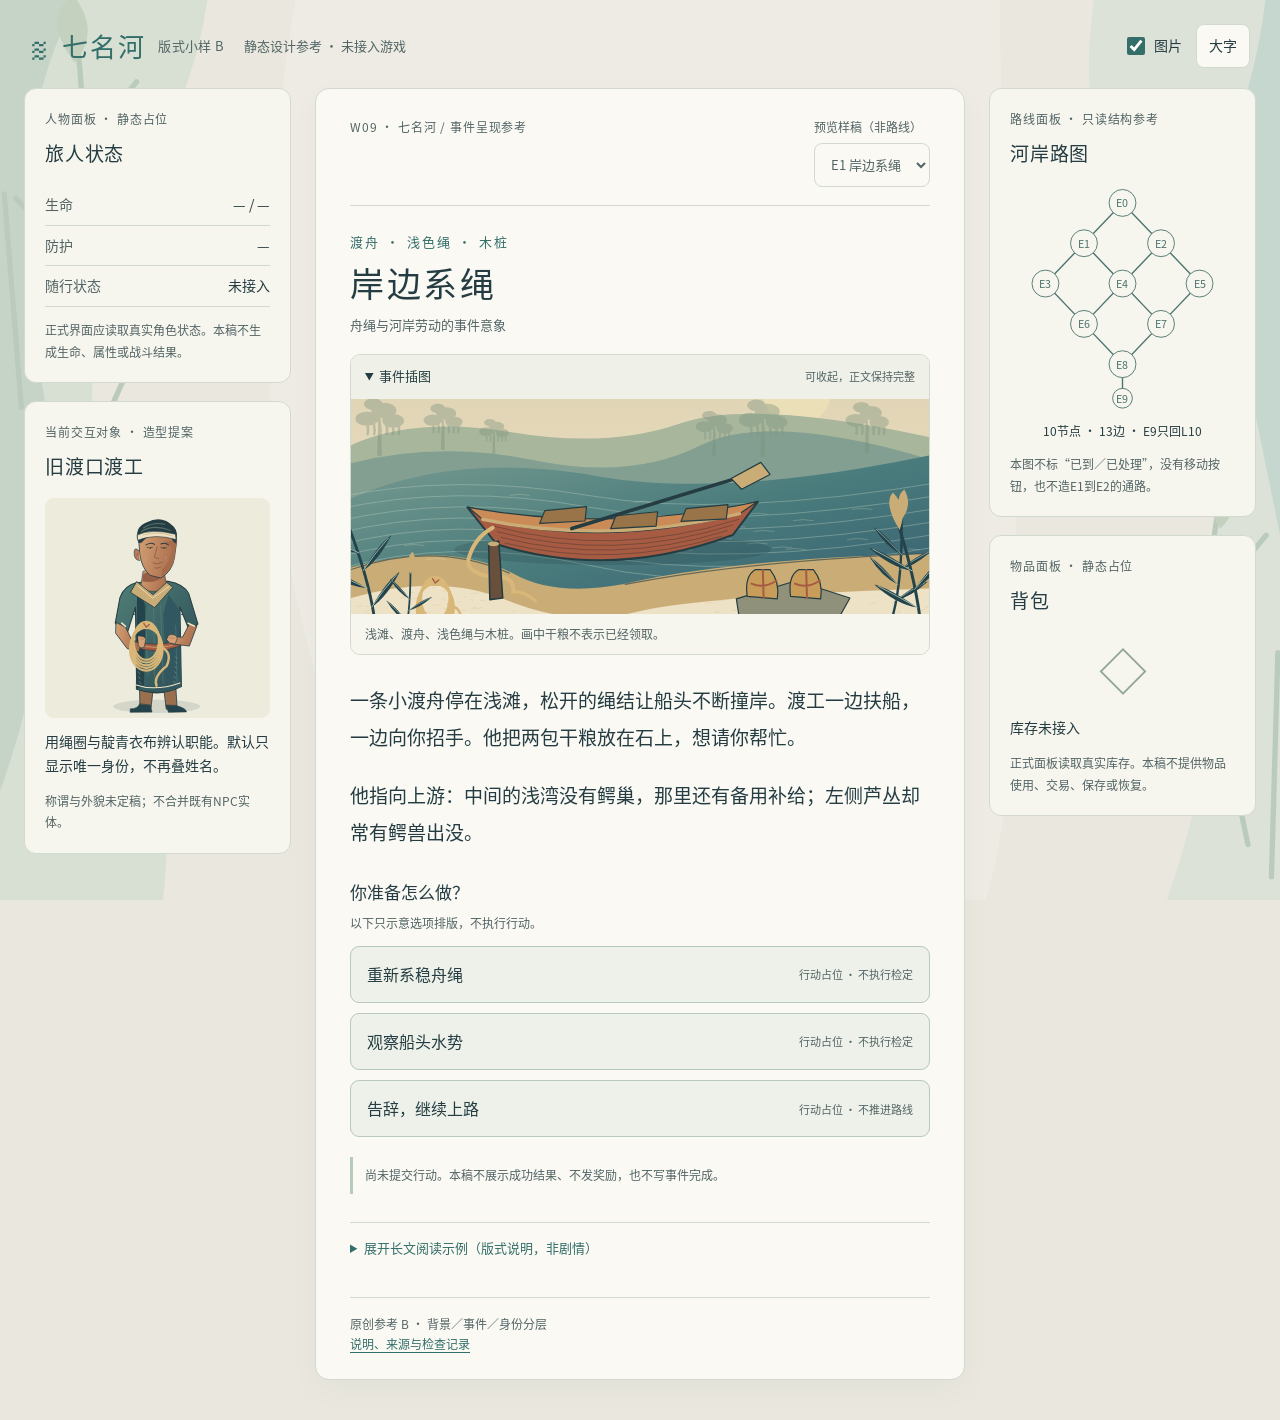
<file: docs/plans/babel/experience/vertical-layout-study/index.html>
<!doctype html>
<html lang="zh-CN">
<head>
<meta charset="utf-8">
<meta name="viewport" content="width=device-width, initial-scale=1">
<meta name="color-scheme" content="light">
<link rel="icon" href="data:image/svg+xml,%3Csvg xmlns='http://www.w3.org/2000/svg' viewBox='0 0 40 40'%3E%3Cpath d='M5 13q8-8 15 0t15 0M5 23q8-8 15 0t15 0' fill='none' stroke='%23336e69' stroke-width='3'/%3E%3C/svg%3E">
<title>七名河 · 竖向背景与双端版式小样</title>
<link rel="stylesheet" href="study.css">
<script src="study.js" defer></script>
</head>
<body>
<a class="skip" href="#reading">跳到正文</a>
<header class="site-header">
  <a class="brand" href="#reading"><span class="river-mark" aria-hidden="true">≋</span> 七名河 <small>版式小样 B</small></a>
  <p class="demo-label">静态设计参考 · 未接入游戏</p>
  <div class="preferences" data-demo-control hidden>
    <label class="art-control"><input id="art-toggle" type="checkbox" checked> 图片</label>
    <button id="size-toggle" type="button" aria-pressed="false">大字</button>
  </div>
</header>
<div class="shell">
  <aside class="left-rail" aria-label="人物与交互对象">
    <div id="state-slot" class="panel-slot">
      <section id="state-panel" class="panel" aria-labelledby="state-title">
        <p class="eyebrow">人物面板 · 静态占位</p><h2 id="state-title">旅人状态</h2>
        <dl class="stat-list"><div><dt>生命</dt><dd>— / —</dd></div><div><dt>防护</dt><dd>—</dd></div><div><dt>随行状态</dt><dd>未接入</dd></div></dl>
        <p class="panel-note">正式界面应读取真实角色状态。本稿不生成生命、属性或战斗结果。</p>
      </section>
    </div>
    <div id="identity-slot" class="panel-slot">
      <section id="identity-panel" class="panel identity-panel" aria-labelledby="identity-title">
        <p class="eyebrow">当前交互对象 · 造型提案</p><h2 id="identity-title">旧渡口渡工</h2>
        <div class="portrait-frame"><img id="portrait" src="assets/portrait-ferry-worker.svg" width="720" height="1080" alt="旧渡口渡工的候选造型：靛青衣布，手持绳圈"><span class="portrait-fallback">肖像未显示</span></div>
        <p id="identity-description">用绳圈与靛青衣布辨认职能。默认只显示唯一身份，不再叠姓名。</p>
        <p class="panel-note">称谓与外貌未定稿；不合并既有NPC实体。</p>
      </section>
    </div>
  </aside>
  <main id="reading" tabindex="-1" class="reading">
    <div class="reading-top"><p class="eyebrow">W09 · 七名河 / 事件呈现参考</p>
      <label class="sample-switch" data-demo-control hidden>预览样稿（非路线）<select id="sample"><option value="E1">E1 岸边系绳</option><option value="E2">E2 失落水图</option></select></label>
    </div>
    <article aria-labelledby="event-title">
      <header class="event-header"><p id="event-kicker" class="event-kicker">渡舟 · 浅色绳 · 木桩</p><h1 id="event-title">岸边系绳</h1><p id="event-description" class="event-description">舟绳与河岸劳动的事件意象</p></header>
      <details class="event-art" open>
        <summary>事件插图 <span>可收起，正文保持完整</span></summary>
        <figure><div class="event-media"><img id="event-image" src="assets/e1-mooring.svg" width="1440" height="810" alt="浅滩上的渡舟、松开的浅色绳、木桩与石上两包干粮"><span class="image-fallback">插图未显示，事件名称与下方文字仍完整。</span></div><figcaption id="event-caption">浅滩、渡舟、浅色绳与木桩。画中干粮不表示已经领取。</figcaption></figure>
      </details>
      <div id="narrative" class="narrative"><p>一条小渡舟停在浅滩，松开的绳结让船头不断撞岸。渡工一边扶船，一边向你招手。他把两包干粮放在石上，想请你帮忙。</p><p>他指向上游：中间的浅湾没有鳄巢，那里还有备用补给；左侧芦丛却常有鳄兽出没。</p></div>
      <section class="choices" aria-labelledby="choices-title"><h2 id="choices-title">你准备怎么做？</h2><p class="panel-note">以下只示意选项排版，不执行行动。</p>
        <ul id="choice-list"><li><span>重新系稳舟绳</span><small>行动占位 · 不执行检定</small></li><li><span>观察船头水势</span><small>行动占位 · 不执行检定</small></li><li><span>告辞，继续上路</span><small>行动占位 · 不推进路线</small></li></ul>
      </section>
      <p class="result-note">尚未提交行动。本稿不展示成功结果、不发奖励，也不写事件完成。</p>
      <details class="long-reading"><summary>展开长文阅读示例（版式说明，非剧情）</summary><div class="narrative">
        <p>背景板只用来说明“这里是一片河岸”。细节落在边缘，中间留出素底。即使滚动到一段很长的文字，水纹、芦叶和人物都不应穿过字行；正文使用不透明的阅读底色，而不是靠阴影或细边勉强压住图片。</p>
        <p>地点、身份与行动各有自己的文字信息。关闭图片后，事件名称、人物职能、正文和选项仍在；图片没有藏着必须点中的出口，也不代替规则说明。插图作为事件开头的记忆锚点，而不是每次重绘都强行打断阅读的弹窗。</p>
        <p>桌面上的人物、身份、路图和背包可以留在两侧。窄屏不需要另一套功能：同一个面板移到弹窗，关闭后回到原来的阅读位置。先有稳定的内容结构，再做画面修饰，不让装饰决定业务规则。</p>
        <p>本稿中的页面切换是查看两份独立样稿，不是从一个事件前往另一个事件。这里没有存档、掷骰、战斗、真实库存、领奖或返程。示意面板与正式游戏之间的接线、恢复和验收需要另有实施范围。</p>
      </div></details>
    </article>
    <footer class="reading-footer">原创参考 B · 背景／事件／身份分层<br><a href="README.md">说明、来源与检查记录</a></footer>
    <noscript><p>JavaScript未启用：保留E1正文、原生插图折叠与四个面板；设置、样稿切换及弹窗控件不可用。</p></noscript>
  </main>
  <aside class="right-rail" aria-label="路图与背包">
    <div id="map-slot" class="panel-slot">
      <section id="map-panel" class="panel" aria-labelledby="map-title"><p class="eyebrow">路线面板 · 只读结构参考</p><h2 id="map-title">河岸路图</h2>
        <svg class="route-map" viewBox="0 0 220 250" role="img" aria-label="冻结路线：E0通往E1或E2；E1通往E3或E4；E2通往E4或E5；E3通往E6；E4通往E6或E7；E5通往E7；E6和E7通往E8；E8通往E9。E9只回L10。">
          <g fill="none" stroke="currentColor" stroke-width="1.5"><path d="M110 20L67 65M110 20L153 65M67 65L24 110M67 65L110 110M153 65L110 110M153 65L196 110M24 110L67 155M110 110L67 155M110 110L153 155M196 110L153 155M67 155L110 200M153 155L110 200M110 200L110 238"/></g>
          <g fill="var(--panel)" stroke="currentColor"><circle cx="110" cy="20" r="15"/><circle cx="67" cy="65" r="15"/><circle cx="153" cy="65" r="15"/><circle cx="24" cy="110" r="15"/><circle cx="110" cy="110" r="15"/><circle cx="196" cy="110" r="15"/><circle cx="67" cy="155" r="15"/><circle cx="153" cy="155" r="15"/><circle cx="110" cy="200" r="15"/><circle cx="110" cy="238" r="11"/></g>
          <g fill="currentColor" text-anchor="middle" dominant-baseline="central" font-size="12"><text x="110" y="20">E0</text><text x="67" y="65">E1</text><text x="153" y="65">E2</text><text x="24" y="110">E3</text><text x="110" y="110">E4</text><text x="196" y="110">E5</text><text x="67" y="155">E6</text><text x="153" y="155">E7</text><text x="110" y="200">E8</text><text x="110" y="238">E9</text></g>
        </svg><p class="map-key">10节点 · 13边 · E9只回L10</p><p class="panel-note">本图不标“已到／已处理”，没有移动按钮，也不造E1到E2的通路。</p>
      </section>
    </div>
    <div id="bag-slot" class="panel-slot">
      <section id="bag-panel" class="panel" aria-labelledby="bag-title"><p class="eyebrow">物品面板 · 静态占位</p><h2 id="bag-title">背包</h2><div class="empty-bag" aria-hidden="true">◇</div><p>库存未接入</p><p class="panel-note">正式面板读取真实库存。本稿不提供物品使用、交易、保存或恢复。</p></section>
    </div>
  </aside>
</div>
<nav class="mobile-dock" aria-label="打开辅助面板" data-demo-control hidden><button type="button" data-panel="state">人物</button><button type="button" data-panel="identity">身份</button><button type="button" data-panel="map">路图</button><button type="button" data-panel="bag">背包</button></nav>
<dialog id="panel-dialog" aria-labelledby="dialog-title"><header class="dialog-header"><h2 id="dialog-title">辅助面板</h2><form method="dialog"><button type="submit" autofocus>关闭</button></form></header><div id="dialog-content"></div></dialog>
</body>
</html>
</file>
<file: docs/plans/babel/experience/vertical-layout-study/study.css>
/* Standalone design sample, not a game stylesheet. */
@font-face{font-family:RiverStudySans;src:url("assets/river-study-sans.woff2") format("woff2");font-weight:400;font-style:normal;font-display:swap}
:root{--ink:#253d42;--muted:#526465;--accent:#336e69;--paper:#faf9f4;--panel:#f6f5ee;--line:#d2d9cf;--reading-size:19px;color-scheme:light}
*{box-sizing:border-box}
[hidden]{display:none!important}
html{background:#e9e7de;scroll-padding-top:24px}
body{margin:0;color:var(--ink);font-family:RiverStudySans,"Noto Sans CJK SC","Microsoft YaHei",sans-serif;line-height:1.7;isolation:isolate}
body::before{content:"";position:fixed;inset:0;z-index:-1;background:url("assets/river-backdrop.svg") center center/cover no-repeat}
button,input,select{font:inherit;color:inherit}
button,select{background:var(--paper);border:1px solid var(--line);border-radius:8px;min-height:44px;padding:7px 12px}
button{cursor:pointer}
button:hover{border-color:var(--accent);background:#e7eee8}
button[aria-pressed="true"]{background:#dde8df;border-color:var(--accent)}
a{color:var(--accent);text-underline-offset:3px}
:focus-visible{outline:3px solid #a44828;outline-offset:4px}
.skip{position:absolute;z-index:5;left:16px;top:-100px;padding:10px 16px;background:var(--paper)}
.skip:focus{top:10px}
.site-header{display:flex;align-items:center;gap:20px;max-width:1370px;margin:auto;padding:24px 30px 20px;flex-wrap:wrap}
.brand{text-decoration:none;font-size:26px;letter-spacing:.08em;display:flex;align-items:center;gap:12px;white-space:nowrap}
.brand small{font-size:13px;letter-spacing:.02em;color:var(--muted)}
.river-mark{font-size:36px;color:var(--accent);line-height:1}
.demo-label{font-size:13px;color:var(--muted);margin:0;flex:1}
.preferences{display:flex;align-items:center;gap:14px;font-size:14px}
.art-control{display:flex;align-items:center;gap:6px;min-height:44px;cursor:pointer}
.art-control input{width:18px;height:18px;accent-color:var(--accent)}
.shell{display:grid;grid-template-columns:minmax(190px,1fr) minmax(0,650px) minmax(190px,1fr);gap:24px;max-width:1300px;margin:0 auto 40px;padding:0 24px;align-items:start}
.left-rail,.right-rail{display:grid;gap:18px;position:sticky;top:24px;min-width:0}
.panel{padding:20px;background:var(--panel);border:1px solid var(--line);border-radius:12px;font-size:14px}
.panel h2{font-size:19px;margin:0 0 16px;font-weight:400;letter-spacing:.04em}
.panel p{margin:12px 0 0}
.eyebrow{color:var(--muted);font-size:12px;letter-spacing:.07em;margin:0 0 7px!important}
.panel-note{font-size:12px;color:var(--muted);line-height:1.8}
.stat-list{margin:0}
.stat-list div{display:flex;justify-content:space-between;gap:12px;padding:8px 0;border-bottom:1px solid var(--line)}
.stat-list dt{color:var(--muted)}
.stat-list dd{margin:0}
.portrait-frame{position:relative;width:100%;height:220px;background:#ecebdc;border-radius:9px;overflow:hidden}
.portrait-frame img{width:100%;height:100%;object-fit:contain;position:relative;z-index:1}
.portrait-fallback,.image-fallback{position:absolute;inset:0;display:flex;align-items:center;justify-content:center;text-align:center;padding:20px;color:var(--muted);font-size:13px}
.route-map{width:100%;height:224px;color:#4b746e;display:block;overflow:visible}
.map-key{font-size:12px;text-align:center}
.empty-bag{font-size:48px;line-height:1.5;color:#93a59b;text-align:center}
.reading{min-width:0;background:var(--paper);border:1px solid var(--line);border-radius:14px;padding:28px 34px 24px;box-shadow:0 10px 32px #253d4208}
.reading-top{display:flex;justify-content:space-between;align-items:start;gap:12px;flex-wrap:wrap;border-bottom:1px solid var(--line);padding-bottom:18px;margin-bottom:25px}
.sample-switch{font-size:12px;color:var(--muted);display:grid;gap:5px}
.sample-switch select{font-size:13px;width:100%}
.event-header{margin-bottom:18px}
.event-kicker{font-size:13px;letter-spacing:.18em;color:var(--accent);margin:0 0 8px}
h1{font-weight:400;font-size:34px;letter-spacing:.08em;line-height:1.3;margin:0 0 9px}
.event-description{color:var(--muted);font-size:13px;margin:0}
.event-art{margin:0 0 26px;border:1px solid var(--line);border-radius:10px;overflow:hidden}
summary{cursor:pointer;min-height:44px;padding:10px 14px;font-size:13px;background:#eff1e9}
summary span{float:right;color:var(--muted);font-size:11px;padding-top:2px}
figure{margin:0}
.event-media{position:relative;height:215px;background:#e9eadf}
.event-media img{position:relative;z-index:1;width:100%;height:100%;object-fit:cover;object-position:center 68%;display:block}
figcaption{font-size:12px;line-height:1.7;color:var(--muted);padding:10px 14px;background:var(--panel)}
.narrative{font-size:var(--reading-size);line-height:1.95;overflow-wrap:anywhere}
.narrative p{margin:0 0 1.1em}
.choices{margin-top:28px}
.choices h2{font-weight:400;font-size:17px;margin:0}
.choices .panel-note{margin:5px 0 12px}
.choices ul{list-style:none;padding:0;margin:0;display:grid;gap:10px}
.choices li{display:flex;justify-content:space-between;align-items:center;gap:12px;flex-wrap:wrap;border:1px solid #b8c9bd;background:#edf1e9;border-radius:9px;padding:14px 16px;font-size:16px;min-height:54px}
.choices small{font-size:11px;color:var(--muted)}
.result-note{border-left:3px solid #b7cbbc;padding:8px 12px;color:var(--muted);font-size:12px;margin:20px 0 28px}
.long-reading{border-top:1px solid var(--line)}
.long-reading summary{background:transparent;padding:14px 0;color:var(--accent)}
.long-reading .narrative{padding-top:12px}
.reading-footer{border-top:1px solid var(--line);margin-top:24px;padding-top:16px;font-size:12px;color:var(--muted)}
.mobile-dock{display:none}
dialog{color:var(--ink);background:var(--paper);border:1px solid var(--line);border-radius:16px;padding:0;width:min(440px,calc(100% - 24px));max-height:calc(100dvh - 30px);overflow:auto;overscroll-behavior:contain}
dialog::backdrop{background:#253d4270}
.dialog-header{position:sticky;top:0;background:var(--paper);border-bottom:1px solid var(--line);padding:12px 16px;display:flex;align-items:center;justify-content:space-between;gap:12px;z-index:2}
.dialog-header h2{font-size:18px;font-weight:400;margin:0}
.dialog-header form{margin:0}
#dialog-content{padding:14px}
#dialog-content .panel{border:0;background:var(--paper)}
html.no-art body::before{background-image:none}
html.no-art .event-media,html.no-art .portrait-frame{display:none}
img.is-missing{visibility:hidden}
body.large-text{--reading-size:23px}
@media(max-width:1040px){
 .site-header{padding:18px 20px;gap:10px}
 .brand{font-size:23px}
 .demo-label{flex-basis:100%;order:3}
 .preferences{margin-left:auto}
 .shell{display:block;max-width:740px;margin-bottom:0;padding:0 16px 105px}
 .left-rail,.right-rail{display:none}
 .reading{padding:24px 28px}
 .mobile-dock:not([hidden]){display:grid;grid-template-columns:repeat(4,1fr);gap:8px;position:fixed;bottom:0;left:0;right:0;padding:10px 16px calc(10px + env(safe-area-inset-bottom));background:var(--paper);border-top:1px solid var(--line);z-index:3}
 .mobile-dock button{font-size:14px;border-color:#b8c9bd}
 body.modal-open{overflow:hidden}
 html:not(.js-ready) .left-rail,html:not(.js-ready) .right-rail{display:grid;position:static;margin:16px 0}
}
@media(max-width:480px){
 .site-header{padding:16px 16px 14px}
 .brand{font-size:22px;gap:7px}
 .brand small{font-size:11px}
 .preferences{gap:10px;font-size:12px}
 .preferences button{padding:6px 9px;min-height:44px}
 .shell{padding:0 10px 98px}
 .reading{padding:22px 20px;border-radius:12px}
 .reading-top{margin-bottom:16px;padding-bottom:12px}
 .reading-top>.eyebrow{display:none}
 .sample-switch{width:100%;grid-template-columns:1fr 1.2fr;align-items:center;gap:10px}
 .event-header{margin-bottom:12px}
 .event-description{display:none}
 .event-media{height:150px}
 h1{font-size:29px}
 summary span{display:none}
 :root{--reading-size:18px}
 .choices li{display:grid;padding:12px 14px;gap:4px}
 body.large-text{--reading-size:22px}
}
@media(prefers-reduced-motion:reduce){*{scroll-behavior:auto}}
</file>
